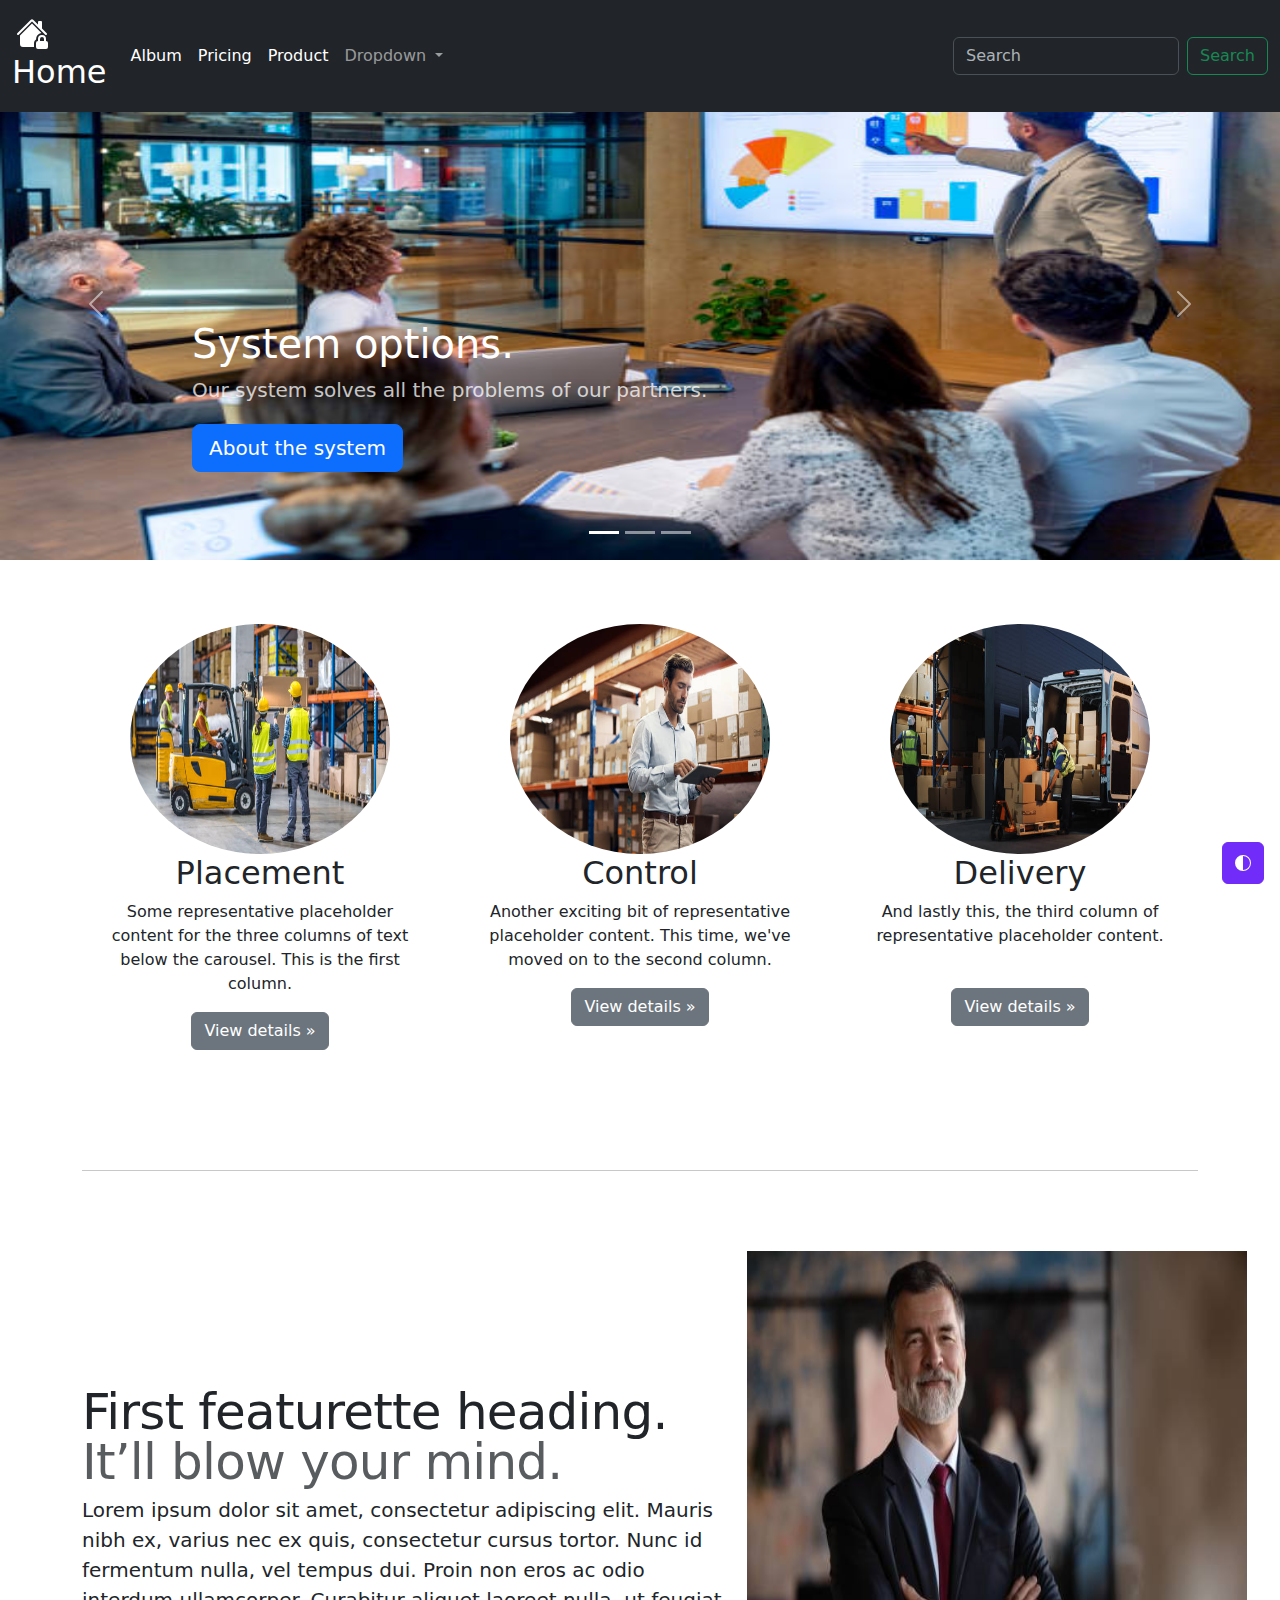
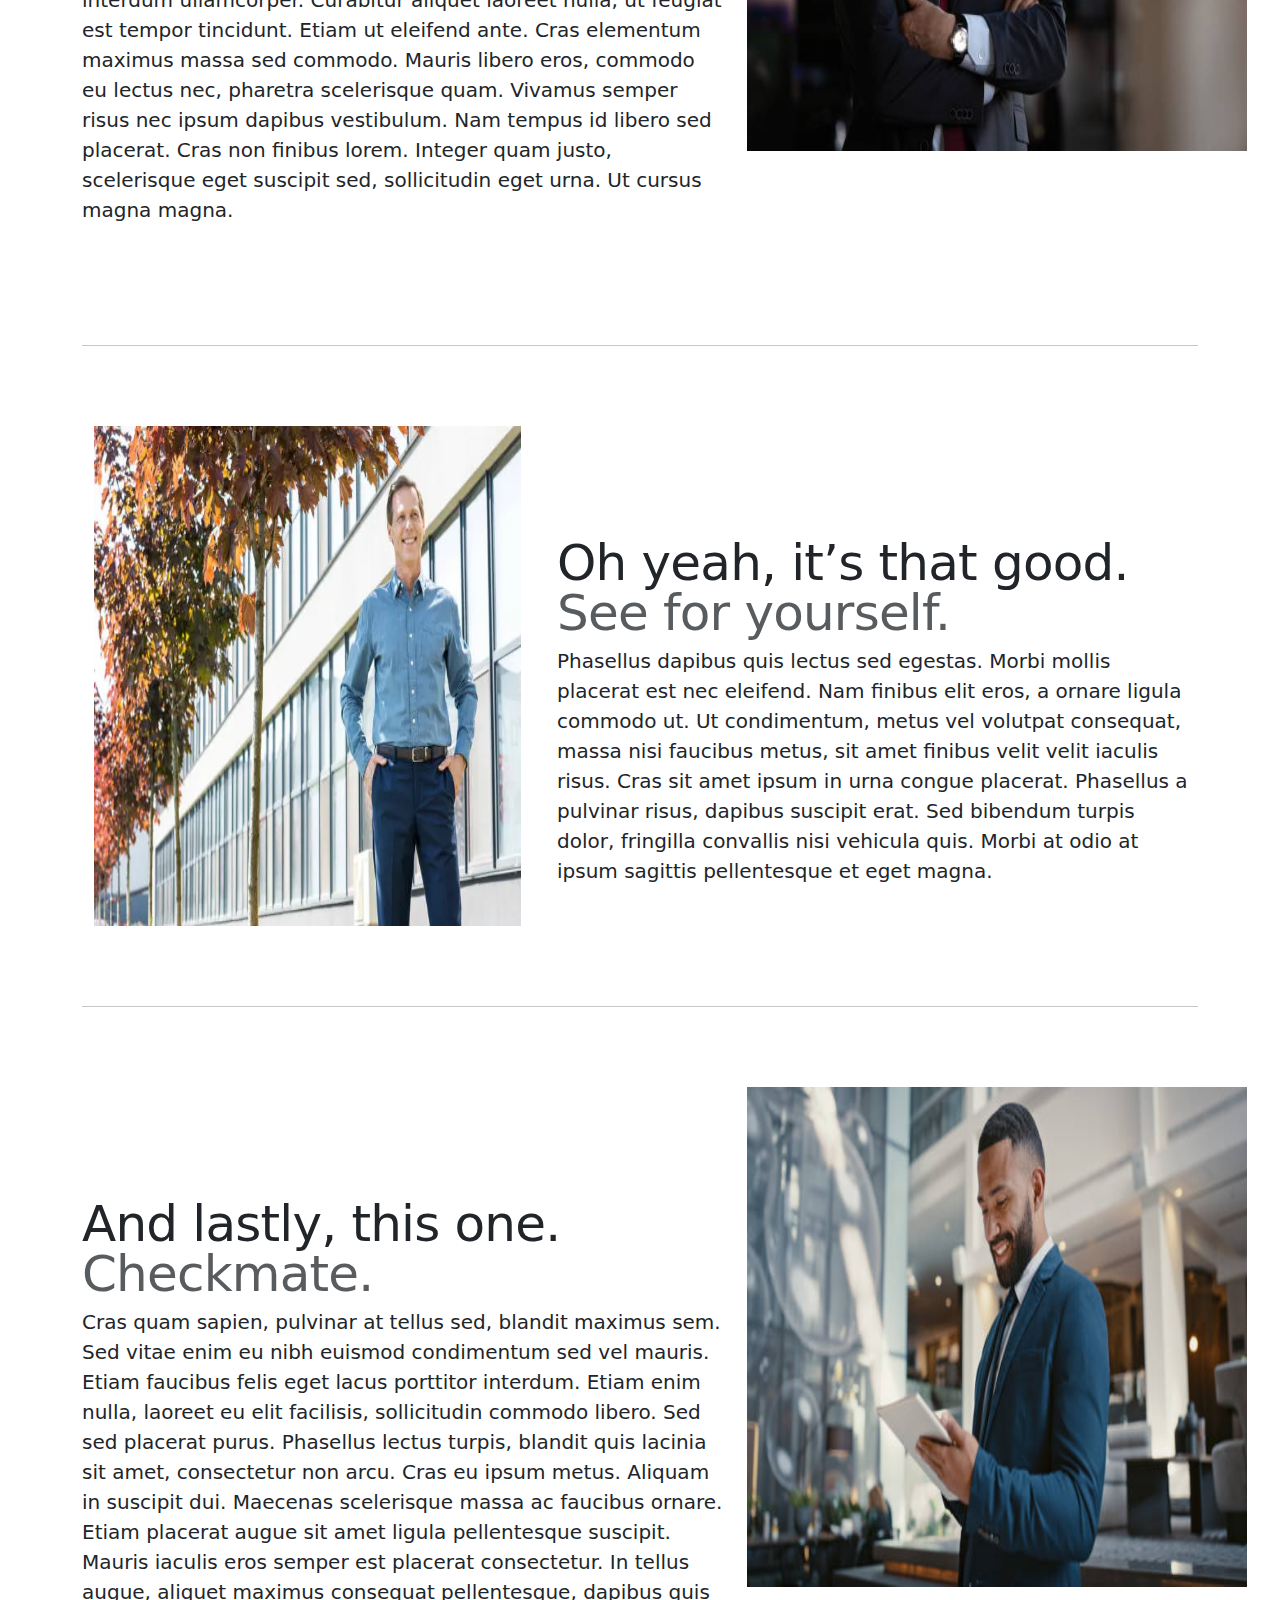
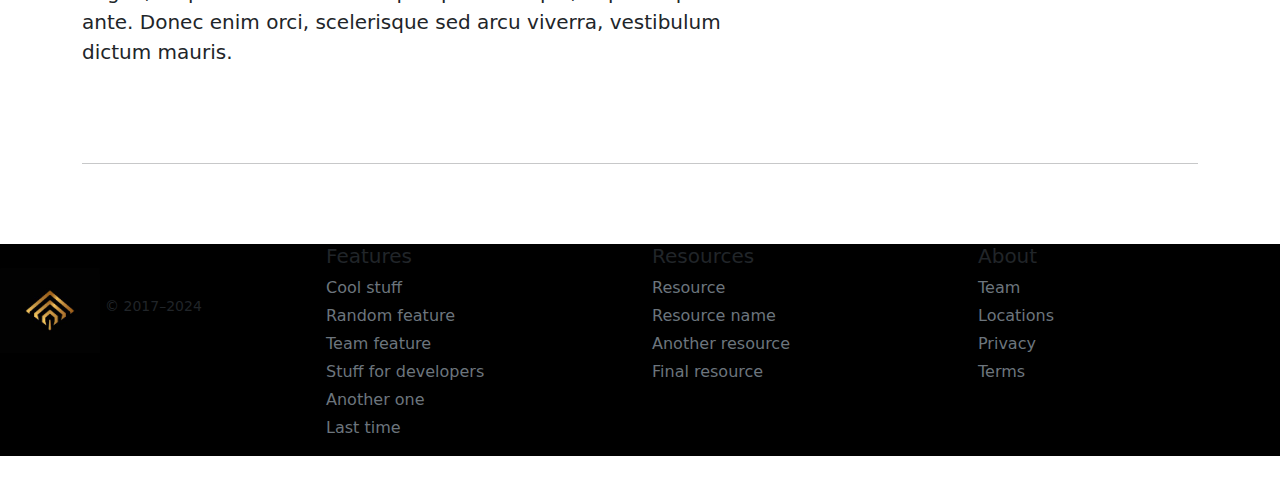
<file: index.html>
<!DOCTYPE html>
<html lang="en">
<head>
    <meta charset="UTF-8">
    <meta name="viewport" content="width=device-width, initial-scale=1.0">
    <title>Project learn</title>

    <!-- Bootstrap Link'lari ulangan 😎 -->
    <link href="https://cdn.jsdelivr.net/npm/bootstrap@5.3.3/dist/css/bootstrap.min.css" rel="stylesheet" integrity="sha384-QWTKZyjpPEjISv5WaRU9OFeRpok6YctnYmDr5pNlyT2bRjXh0JMhjY6hW+ALEwIH" crossorigin="anonymous">
    <script src="https://cdn.jsdelivr.net/npm/bootstrap@5.3.3/dist/js/bootstrap.bundle.min.js" integrity="sha384-YvpcrYf0tY3lHB60NNkmXc5s9fDVZLESaAA55NDzOxhy9GkcIdslK1eN7N6jIeHz" crossorigin="anonymous"></script>
    <!-- Bootstrap Link'lari ulangan 😎 -->

    <!-- Css link'lari ulangan 🌸 --> 
    <link rel="stylesheet" href="css/coustum.css">
    <!-- Css link'lari ulangan 🌸 --> 
</head>
<body>
    <!--The beginning of the header part-->
    <header data-bs-theme="dark">
        <nav class="navbar navbar-expand-md navbar-dark fixed-top bg-dark">
          <div class="container-fluid">
            <a class="navbar-brand" href="#" aria-label="bootstrap"><svg xmlns="http://www.w3.org/2000/svg" width="40" height="32" fill="currentColor" class=" d-block my-1 bi bi-house-lock-fill" viewBox="0 0 16 16" role="img">
                <path d="M8.707 1.5a1 1 0 0 0-1.414 0L.646 8.146a.5.5 0 0 0 .708.708L8 2.207l6.646 6.647a.5.5 0 0 0 .708-.708L13 5.793V2.5a.5.5 0 0 0-.5-.5h-1a.5.5 0 0 0-.5.5v1.293z"/>
                <path d="m8 3.293 4.72 4.72a3 3 0 0 0-2.709 3.248A2 2 0 0 0 9 13v2H3.5A1.5 1.5 0 0 1 2 13.5V9.293z"/>
                <path d="M13 9a2 2 0 0 0-2 2v1a1 1 0 0 0-1 1v2a1 1 0 0 0 1 1h4a1 1 0 0 0 1-1v-2a1 1 0 0 0-1-1v-1a2 2 0 0 0-2-2m0 1a1 1 0 0 1 1 1v1h-2v-1a1 1 0 0 1 1-1"/>
              </svg><h2>Home</h2></a>
            <button class="navbar-toggler" type="button" data-bs-toggle="collapse" data-bs-target="#navbarCollapse" aria-controls="navbarCollapse" aria-expanded="false" aria-label="Toggle navigation">
              <span class="navbar-toggler-icon"></span>
            </button>
            <div class="collapse navbar-collapse" id="navbarCollapse">
            <ul class="navbar-nav me-auto mb-2 mb-md-0">
            <li class="nav-item">
                <a class="nav-link active" aria-current="page" href="/album.html">Album</a>
            </li>
            <li class="nav-item">
                <a class="nav-link active" aria-current="page" href="#">Pricing</a>
            </li>
            <li class="nav-item">
                <a class="nav-link active" aria-current="page" href="#">Product</a>
                </li>  
                <li class="nav-item dropdown">
                <a class="nav-link dropdown-toggle" href="#" role="button" data-bs-toggle="dropdown" aria-expanded="false">
                    Dropdown
                </a>
                <ul class="dropdown-menu">
                    <li><a class="dropdown-item" href="#">Action</a></li>
                    <li><a class="dropdown-item" href="#">Another action</a></li>
                    <li><hr class="dropdown-divider"></li>
                    <li><a class="dropdown-item" href="#">Something else here</a></li>
                </ul>
                </li>            
            </ul>
              <form class="d-flex" role="search">
                <input class="form-control me-2" type="search" placeholder="Search" aria-label="Search">
                <button class="btn btn-outline-success" type="submit">Search</button>
              </form>
            </div>
          </div>
        </nav>
      </header>
      <!--End of the header part-->

      <!--The beginning of the main part-->
      <main>
         <!--The beginning of the dark mode part-->
        <svg xmlns="http://www.w3.org/2000/svg" class="d-none">
            <symbol id="check2" viewBox="0 0 16 16">
              <path d="M13.854 3.646a.5.5 0 0 1 0 .708l-7 7a.5.5 0 0 1-.708 0l-3.5-3.5a.5.5 0 1 1 .708-.708L6.5 10.293l6.646-6.647a.5.5 0 0 1 .708 0z"/>
            </symbol>
            <symbol id="circle-half" viewBox="0 0 16 16">
              <path d="M8 15A7 7 0 1 0 8 1v14zm0 1A8 8 0 1 1 8 0a8 8 0 0 1 0 16z"/>
            </symbol>
            <symbol id="moon-stars-fill" viewBox="0 0 16 16">
              <path d="M6 .278a.768.768 0 0 1 .08.858 7.208 7.208 0 0 0-.878 3.46c0 4.021 3.278 7.277 7.318 7.277.527 0 1.04-.055 1.533-.16a.787.787 0 0 1 .81.316.733.733 0 0 1-.031.893A8.349 8.349 0 0 1 8.344 16C3.734 16 0 12.286 0 7.71 0 4.266 2.114 1.312 5.124.06A.752.752 0 0 1 6 .278z"/>
              <path d="M10.794 3.148a.217.217 0 0 1 .412 0l.387 1.162c.173.518.579.924 1.097 1.097l1.162.387a.217.217 0 0 1 0 .412l-1.162.387a1.734 1.734 0 0 0-1.097 1.097l-.387 1.162a.217.217 0 0 1-.412 0l-.387-1.162A1.734 1.734 0 0 0 9.31 6.593l-1.162-.387a.217.217 0 0 1 0-.412l1.162-.387a1.734 1.734 0 0 0 1.097-1.097l.387-1.162zM13.863.099a.145.145 0 0 1 .274 0l.258.774c.115.346.386.617.732.732l.774.258a.145.145 0 0 1 0 .274l-.774.258a1.156 1.156 0 0 0-.732.732l-.258.774a.145.145 0 0 1-.274 0l-.258-.774a1.156 1.156 0 0 0-.732-.732l-.774-.258a.145.145 0 0 1 0-.274l.774-.258c.346-.115.617-.386.732-.732L13.863.1z"/>
            </symbol>
            <symbol id="sun-fill" viewBox="0 0 16 16">
              <path d="M8 12a4 4 0 1 0 0-8 4 4 0 0 0 0 8zM8 0a.5.5 0 0 1 .5.5v2a.5.5 0 0 1-1 0v-2A.5.5 0 0 1 8 0zm0 13a.5.5 0 0 1 .5.5v2a.5.5 0 0 1-1 0v-2A.5.5 0 0 1 8 13zm8-5a.5.5 0 0 1-.5.5h-2a.5.5 0 0 1 0-1h2a.5.5 0 0 1 .5.5zM3 8a.5.5 0 0 1-.5.5h-2a.5.5 0 0 1 0-1h2A.5.5 0 0 1 3 8zm10.657-5.657a.5.5 0 0 1 0 .707l-1.414 1.415a.5.5 0 1 1-.707-.708l1.414-1.414a.5.5 0 0 1 .707 0zm-9.193 9.193a.5.5 0 0 1 0 .707L3.05 13.657a.5.5 0 0 1-.707-.707l1.414-1.414a.5.5 0 0 1 .707 0zm9.193 2.121a.5.5 0 0 1-.707 0l-1.414-1.414a.5.5 0 0 1 .707-.707l1.414 1.414a.5.5 0 0 1 0 .707zM4.464 4.465a.5.5 0 0 1-.707 0L2.343 3.05a.5.5 0 1 1 .707-.707l1.414 1.414a.5.5 0 0 1 0 .708z"/>
            </symbol>
          </svg>

       <!-- Background'ni Qora va Oq ranga uzgartirish 🧠 -->
          <div class="position-fixed bottom-0 end-0 mb-3 me-3 bd-mode-toggle">
            <button class="btn btn-bd-primary py-2 d-flex align-items-center darkmode"
                    id="bd-theme"
                    type="button"
                    aria-expanded="false"
                    data-bs-toggle="dropdown"
                    aria-label="Toggle theme (auto)">
              <svg class="bi my-1 theme-icon-active" width="1em" height="1em"><use href="#circle-half"></use></svg>
            </button>
        <!-- Background'ni Qora va Oq ranga uzgartirish 🧠 -->

          </div>
           <!--End of the dark mode part-->

            <!--The beginning of the carousel part-->
          <div id="myCarousel" class="carousel slide mb-6" data-bs-ride="carousel">
            <div class="carousel-indicators">
              <button type="button" data-bs-target="#myCarousel" data-bs-slide-to="0" class="active" aria-current="true" aria-label="Slide 1"></button>
              <button type="button" data-bs-target="#myCarousel" data-bs-slide-to="1" aria-label="Slide 2"></button>
              <button type="button" data-bs-target="#myCarousel" data-bs-slide-to="2" aria-label="Slide 3"></button>
            </div>
            <div class="carousel-inner">
              <div class="carousel-item active">
                <img class="bd-placeholder-img" width="100%" height="100%" aria-hidden="true" preserveAspectRatio="xMidYMid slice" focusable="false" src="/image/1.jpg" alt="image">
                <div class="container">
                  <div class="carousel-caption text-start">
                    <h1>System options.</h1>
                    <p class="opacity-75">Our system solves all the problems of our partners.</p>
                    <p><a class="btn btn-lg btn-primary" href="#">About the system</a></p>
                  </div>
                </div>
              </div>
              <div class="carousel-item">
                <img class="bd-placeholder-img" width="100%" height="100%" aria-hidden="true" preserveAspectRatio="xMidYMid slice" focusable="false" src="/image/2.jpg" alt="image">
                <div class="container">
                  <div class="carousel-caption">
                    <h1>Project scope.</h1>
                    <p>Our project covers more than a hundred countries, which is a huge investment coverage for many business owners.</p>
                    <p><a class="btn btn-lg btn-primary" href="#">Learn more</a></p>
                  </div>
                </div>
              </div>
              <div class="carousel-item">
                <img class="bd-placeholder-img" width="100%" height="100%" aria-hidden="true" preserveAspectRatio="xMidYMid slice" focusable="false" src="/image/3.jpg" alt="image">
                <div class="container">
                  <div class="carousel-caption text-end">
                    <h1>Administration.</h1>
                    <p>Our activities are standardized on the basis of worldwide legal laws.</p>
                    <p><a class="btn btn-lg btn-primary" href="#">Legal service</a></p>
                  </div>
                </div>
              </div>
            </div>
            <button class="carousel-control-prev" type="button" data-bs-target="#myCarousel" data-bs-slide="prev">
              <span class="carousel-control-prev-icon" aria-hidden="true"></span>
              <span class="visually-hidden">Previous</span>
            </button>
            <button class="carousel-control-next" type="button" data-bs-target="#myCarousel" data-bs-slide="next">
              <span class="carousel-control-next-icon" aria-hidden="true"></span>
              <span class="visually-hidden">Next</span>
            </button>
          </div>
           <!--End of the carousel part-->

            <!--The beginning of the round picture part-->
          <div class="container marketing">
            <div class="row">
              <div class="col-lg-4">
                <img src="/image/4.jpg" alt="Imagine" class="bd-placeholder-img rounded-circle" width="260" height="230" role="img" aria-label="Placeholder" preserveAspectRatio="xMidYMid slice" focusable="false"><title>Placeholder</title>
                <h2 class="fw-normal">Placement</h2>
                <p>Some representative placeholder content for the three columns of text below the carousel. This is the first column.</p>
                <p><a class="btn btn-secondary" href="#">View details &raquo;</a></p>
              </div><!-- /.col-lg-4 -->
              <div class="col-lg-4">
                <img src="/image/5.jpg" alt="Imagine" class="bd-placeholder-img rounded-circle" width="260" height="230" role="img" aria-label="Placeholder" preserveAspectRatio="xMidYMid slice" focusable="false"><title>Placeholder</title>
                <h2 class="fw-normal">Control</h2>
                <p>Another exciting bit of representative placeholder content. This time, we've moved on to the second column.</p>
                <p><a class="btn btn-secondary" href="#">View details &raquo;</a></p>
              </div><!-- /.col-lg-4 -->
              <div class="col-lg-4">
                <img src="/image/6.jpg" alt="Imagine" class="bd-placeholder-img rounded-circle" width="260" height="230" role="img" aria-label="Placeholder" preserveAspectRatio="xMidYMid slice" focusable="false"><title>Placeholder</title>
                <h2 class="fw-normal">Delivery</h2>
                <p>And lastly this, the third column of representative placeholder content.</p><br>
                <p><a class="btn btn-secondary" href="#">View details &raquo;</a></p>
              </div><!-- /.col-lg-4 -->
            </div><!-- /.row -->
           <!--End of the round picture part-->

             <!--The beginning of the comments part-->
              <hr class="featurette-divider">
                <div class="row featurette">
            <div class="col-md-7 mb-4 mt-4">
              <h2 class="featurette-heading fw-normal lh-1">First featurette heading. <span class="text-body-secondary">It’ll blow your mind.</span></h2>
              <p class="lead">Lorem ipsum dolor sit amet, consectetur adipiscing elit. Mauris nibh ex, varius nec ex quis, consectetur cursus tortor. Nunc id fermentum nulla, vel tempus dui. Proin non eros ac odio interdum ullamcorper. Curabitur aliquet laoreet nulla, ut feugiat est tempor tincidunt. Etiam ut eleifend ante. 
                Cras elementum maximus massa sed commodo. Mauris libero eros, commodo eu lectus nec, pharetra scelerisque quam. Vivamus semper risus nec ipsum dapibus vestibulum. Nam tempus id libero sed placerat. Cras non finibus lorem. Integer quam justo, scelerisque eget suscipit sed, sollicitudin eget urna. Ut cursus magna magna.</p>
            </div>
            <div class="col-md-5">
              <img src="/image/01.jpg" alt="Imagine" class="mx-auto" width="500px" height="500px">
            </div>
          </div>

          <hr class="featurette-divider">

          <div class="row featurette">
            <div class="col-md-7 order-md-2">
              <h2 class="featurette-heading fw-normal lh-1">Oh yeah, it’s that good. <span class="text-body-secondary">See for yourself.</span></h2>
              <p class="lead">Phasellus dapibus quis lectus sed egestas. Morbi mollis placerat est nec eleifend. Nam finibus elit eros, a ornare ligula commodo ut. Ut condimentum, metus vel volutpat consequat, massa nisi faucibus metus, sit amet finibus velit velit iaculis risus. Cras sit amet ipsum in urna congue placerat.
                Phasellus a pulvinar risus, dapibus suscipit erat. Sed bibendum turpis dolor, fringilla convallis nisi vehicula quis. Morbi at odio at ipsum sagittis pellentesque et eget magna.</p>
            </div>
            <div class="col-md-5 order-md-1">
              <img src="/image/02.webp" alt="Imagine" class="container-fluid mx-auto" width="500px" height="500px">
            </div>
          </div>

          <hr class="featurette-divider">

          <div class="row featurette">
            <div class="col-md-7">
              <h2 class="featurette-heading fw-normal lh-1">And lastly, this one. <span class="text-body-secondary">Checkmate.</span></h2>
              <p class="lead">Cras quam sapien, pulvinar at tellus sed, blandit maximus sem. Sed vitae enim eu nibh euismod condimentum sed vel mauris. Etiam faucibus felis eget lacus porttitor interdum. Etiam enim nulla, laoreet eu elit facilisis, sollicitudin commodo libero. Sed sed placerat purus. Phasellus lectus turpis, blandit quis lacinia sit amet, consectetur non arcu. Cras eu ipsum metus. Aliquam in suscipit dui. Maecenas scelerisque massa ac faucibus ornare. 
                Etiam placerat augue sit amet ligula pellentesque suscipit. Mauris iaculis eros semper est placerat consectetur. In tellus augue, aliquet maximus consequat pellentesque, dapibus quis ante. Donec enim orci, scelerisque sed arcu viverra, vestibulum dictum mauris.</p>
            </div>
            <div class="col-md-5">
              <img src="/image/04.jpg" alt="Imagine" class="mx-auto" width="500px" height="500px">
            </div>
          </div>

          <hr class="featurette-divider">
      </div><!-- /.container -->
       <!--End of the comments part-->
      </main>
      <!--End of the main part-->

      <!--The beginning of the footer part-->
      <footer class="pt-0 my-md-0 pt-md-0 bg-black">
          <div class="row">
            <div class="col-12 col-md">
            
              <img class="mb-3 mt-4" src="/image/gg.jpg" alt="Imagine" width="100" height="85">
              <small class="">&copy; 2017–2024</small>
            
          </div>
            <div class="col-6 col-md">
              <h5>Features</h5>
              <ul class="list-unstyled text-small">
                <li class="mb-1"><a class="link-secondary text-decoration-none" href="#">Cool stuff</a></li>
                <li class="mb-1"><a class="link-secondary text-decoration-none" href="#">Random feature</a></li>
                <li class="mb-1"><a class="link-secondary text-decoration-none" href="#">Team feature</a></li>
                <li class="mb-1"><a class="link-secondary text-decoration-none" href="#">Stuff for developers</a></li>
                <li class="mb-1"><a class="link-secondary text-decoration-none" href="#">Another one</a></li>
                <li class="mb-1"><a class="link-secondary text-decoration-none" href="#">Last time</a></li>
              </ul>
            </div>
            <div class="col-6 col-md">
              <h5>Resources</h5>
              <ul class="list-unstyled text-small">
                <li class="mb-1"><a class="link-secondary text-decoration-none" href="#">Resource</a></li>
                <li class="mb-1"><a class="link-secondary text-decoration-none" href="#">Resource name</a></li>
                <li class="mb-1"><a class="link-secondary text-decoration-none" href="#">Another resource</a></li>
                <li class="mb-1"><a class="link-secondary text-decoration-none" href="#">Final resource</a></li>
              </ul>
            </div>
            <div class="col-6 col-md">
              <h5>About</h5>
              <ul class="list-unstyled text-small">
                <li class="mb-1"><a class="link-secondary text-decoration-none" href="#">Team</a></li>
                <li class="mb-1"><a class="link-secondary text-decoration-none" href="#">Locations</a></li>
                <li class="mb-1"><a class="link-secondary text-decoration-none" href="#">Privacy</a></li>
                <li class="mb-1"><a class="link-secondary text-decoration-none" href="#">Terms</a></li>
              </ul>
            </div>
          </div>
        </footer>
        <!--End of the footer part-->
      <script src="js/Theme.js"></script>
      </body>
    </html>
</file>
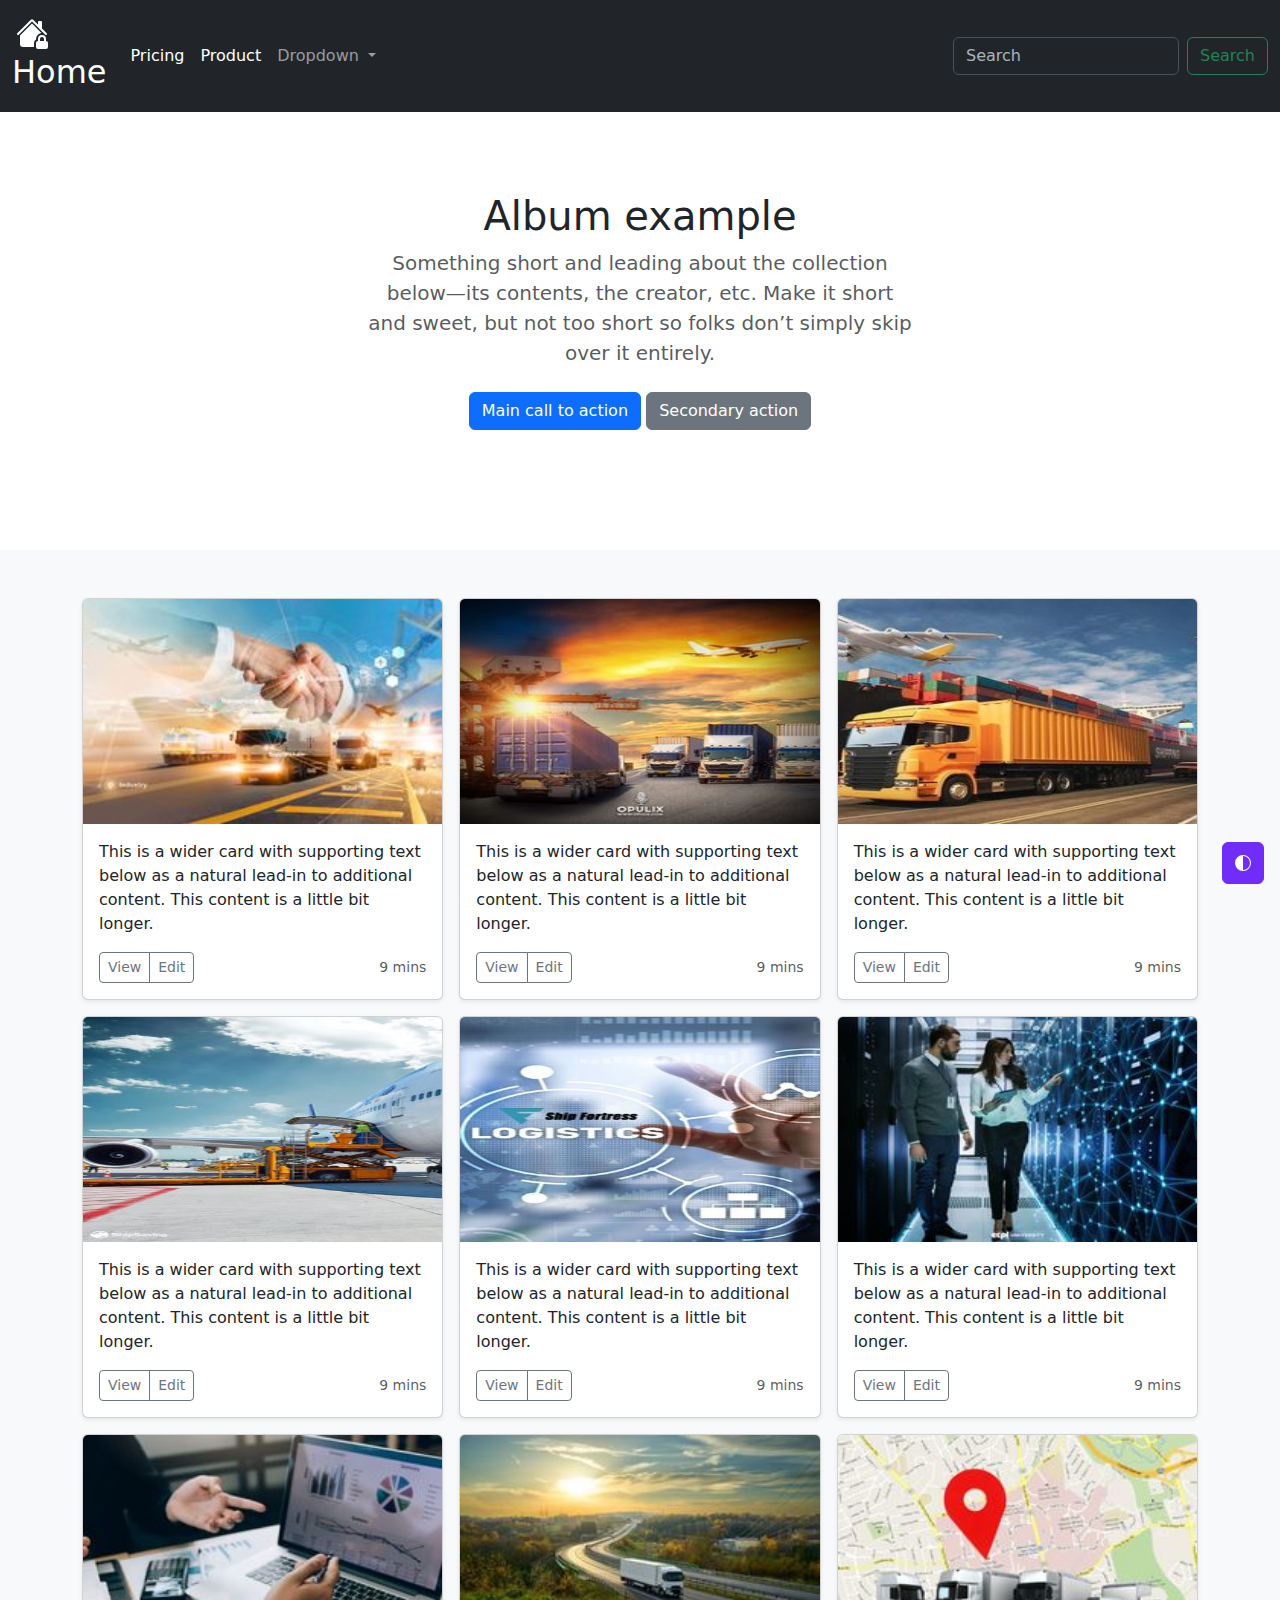
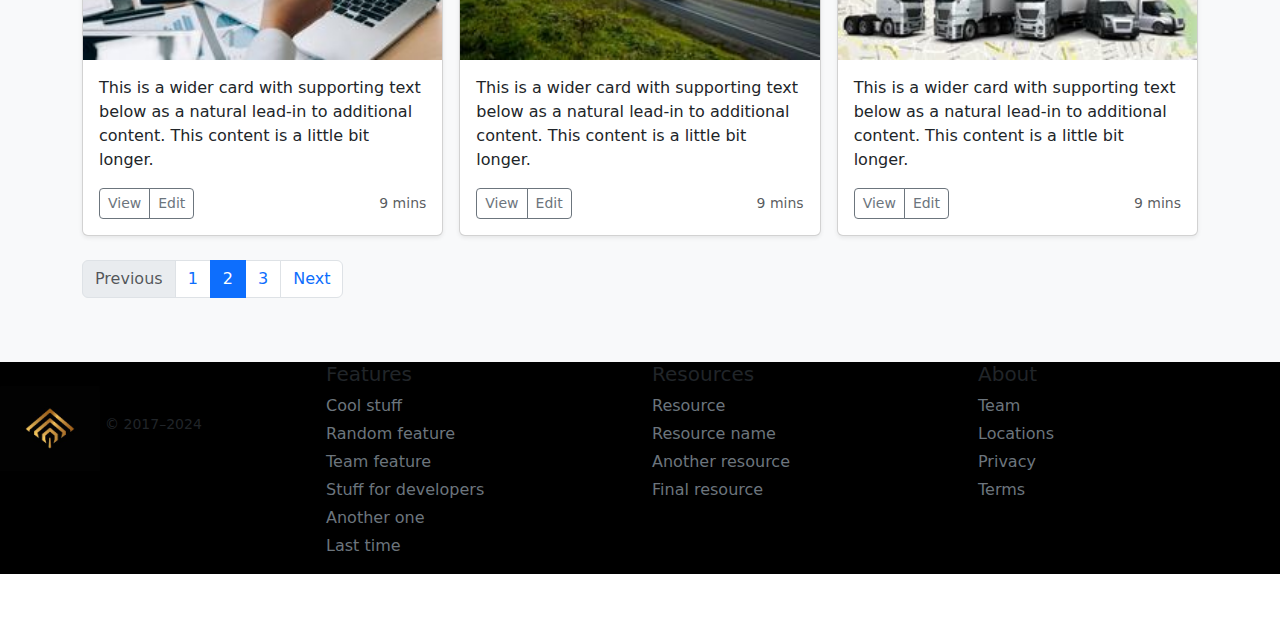
<file: album.html>
<!DOCTYPE html>
<html lang="en">
<head>
    <meta charset="UTF-8">
    <meta name="viewport" content="width=device-width, initial-scale=1.0">
    <title>Album</title>
      <!-- Bootstrap Link'lari ulangan 😎 -->
        <link href="https://cdn.jsdelivr.net/npm/bootstrap@5.3.3/dist/css/bootstrap.min.css" rel="stylesheet" integrity="sha384-QWTKZyjpPEjISv5WaRU9OFeRpok6YctnYmDr5pNlyT2bRjXh0JMhjY6hW+ALEwIH" crossorigin="anonymous">
        <script src="https://cdn.jsdelivr.net/npm/bootstrap@5.3.3/dist/js/bootstrap.bundle.min.js" integrity="sha384-YvpcrYf0tY3lHB60NNkmXc5s9fDVZLESaAA55NDzOxhy9GkcIdslK1eN7N6jIeHz" crossorigin="anonymous"></script>
      <!-- Bootstrap Link'lari ulangan 😎 -->
    
      <!-- Css link'lari ulangan 🌸 --> 
        <link rel="stylesheet" href="css/coustum.css">
      <!-- Css link'lari ulangan 🌸 --> 
</head>
<body>
     <!--The beginning of the header part-->
     <header data-bs-theme="dark">
      <nav class="navbar navbar-expand-md navbar-dark fixed-top bg-dark">
        <div class="container-fluid">
          <a class="navbar-brand" href="index.html" aria-label="bootstrap"><svg xmlns="http://www.w3.org/2000/svg" width="40" height="32" fill="currentColor" class=" d-block my-1 bi bi-house-lock-fill" viewBox="0 0 16 16" role="img">
              <path d="M8.707 1.5a1 1 0 0 0-1.414 0L.646 8.146a.5.5 0 0 0 .708.708L8 2.207l6.646 6.647a.5.5 0 0 0 .708-.708L13 5.793V2.5a.5.5 0 0 0-.5-.5h-1a.5.5 0 0 0-.5.5v1.293z"/>
              <path d="m8 3.293 4.72 4.72a3 3 0 0 0-2.709 3.248A2 2 0 0 0 9 13v2H3.5A1.5 1.5 0 0 1 2 13.5V9.293z"/>
              <path d="M13 9a2 2 0 0 0-2 2v1a1 1 0 0 0-1 1v2a1 1 0 0 0 1 1h4a1 1 0 0 0 1-1v-2a1 1 0 0 0-1-1v-1a2 2 0 0 0-2-2m0 1a1 1 0 0 1 1 1v1h-2v-1a1 1 0 0 1 1-1"/>
            </svg><h2>Home</h2></a>
          <button class="navbar-toggler" type="button" data-bs-toggle="collapse" data-bs-target="#navbarCollapse" aria-controls="navbarCollapse" aria-expanded="false" aria-label="Toggle navigation">
            <span class="navbar-toggler-icon"></span>
          </button>
          <div class="collapse navbar-collapse" id="navbarCollapse">
          <ul class="navbar-nav me-auto mb-2 mb-md-0">
          <li class="nav-item">
              <a class="nav-link active" aria-current="page" href="#">Pricing</a>
          </li>
          <li class="nav-item">
              <a class="nav-link active" aria-current="page" href="#">Product</a>
              </li>  
              <li class="nav-item dropdown">
              <a class="nav-link dropdown-toggle" href="#" role="button" data-bs-toggle="dropdown" aria-expanded="false">
                  Dropdown
              </a>
              <ul class="dropdown-menu">
                  <li><a class="dropdown-item" href="#">Action</a></li>
                  <li><a class="dropdown-item" href="#">Another action</a></li>
                  <li><hr class="dropdown-divider"></li>
                  <li><a class="dropdown-item" href="#">Something else here</a></li>
              </ul>
              </li>            
          </ul>
            <form class="d-flex" role="search">
              <input class="form-control me-2" type="search" placeholder="Search" aria-label="Search">
              <button class="btn btn-outline-success" type="submit">Search</button>
            </form>
          </div>
        </div>
      </nav>
      </header>
      <!--End of the header part-->

       <!--The beginning of the main part-->
      <main>
        <!--The beginning of the dark mode part-->
        <svg xmlns="http://www.w3.org/2000/svg" class="d-none">
          <symbol id="check2" viewBox="0 0 16 16">
            <path d="M13.854 3.646a.5.5 0 0 1 0 .708l-7 7a.5.5 0 0 1-.708 0l-3.5-3.5a.5.5 0 1 1 .708-.708L6.5 10.293l6.646-6.647a.5.5 0 0 1 .708 0z"/>
          </symbol>
          <symbol id="circle-half" viewBox="0 0 16 16">
            <path d="M8 15A7 7 0 1 0 8 1v14zm0 1A8 8 0 1 1 8 0a8 8 0 0 1 0 16z"/>
          </symbol>
          <symbol id="moon-stars-fill" viewBox="0 0 16 16">
            <path d="M6 .278a.768.768 0 0 1 .08.858 7.208 7.208 0 0 0-.878 3.46c0 4.021 3.278 7.277 7.318 7.277.527 0 1.04-.055 1.533-.16a.787.787 0 0 1 .81.316.733.733 0 0 1-.031.893A8.349 8.349 0 0 1 8.344 16C3.734 16 0 12.286 0 7.71 0 4.266 2.114 1.312 5.124.06A.752.752 0 0 1 6 .278z"/>
            <path d="M10.794 3.148a.217.217 0 0 1 .412 0l.387 1.162c.173.518.579.924 1.097 1.097l1.162.387a.217.217 0 0 1 0 .412l-1.162.387a1.734 1.734 0 0 0-1.097 1.097l-.387 1.162a.217.217 0 0 1-.412 0l-.387-1.162A1.734 1.734 0 0 0 9.31 6.593l-1.162-.387a.217.217 0 0 1 0-.412l1.162-.387a1.734 1.734 0 0 0 1.097-1.097l.387-1.162zM13.863.099a.145.145 0 0 1 .274 0l.258.774c.115.346.386.617.732.732l.774.258a.145.145 0 0 1 0 .274l-.774.258a1.156 1.156 0 0 0-.732.732l-.258.774a.145.145 0 0 1-.274 0l-.258-.774a1.156 1.156 0 0 0-.732-.732l-.774-.258a.145.145 0 0 1 0-.274l.774-.258c.346-.115.617-.386.732-.732L13.863.1z"/>
          </symbol>
          <symbol id="sun-fill" viewBox="0 0 16 16">
            <path d="M8 12a4 4 0 1 0 0-8 4 4 0 0 0 0 8zM8 0a.5.5 0 0 1 .5.5v2a.5.5 0 0 1-1 0v-2A.5.5 0 0 1 8 0zm0 13a.5.5 0 0 1 .5.5v2a.5.5 0 0 1-1 0v-2A.5.5 0 0 1 8 13zm8-5a.5.5 0 0 1-.5.5h-2a.5.5 0 0 1 0-1h2a.5.5 0 0 1 .5.5zM3 8a.5.5 0 0 1-.5.5h-2a.5.5 0 0 1 0-1h2A.5.5 0 0 1 3 8zm10.657-5.657a.5.5 0 0 1 0 .707l-1.414 1.415a.5.5 0 1 1-.707-.708l1.414-1.414a.5.5 0 0 1 .707 0zm-9.193 9.193a.5.5 0 0 1 0 .707L3.05 13.657a.5.5 0 0 1-.707-.707l1.414-1.414a.5.5 0 0 1 .707 0zm9.193 2.121a.5.5 0 0 1-.707 0l-1.414-1.414a.5.5 0 0 1 .707-.707l1.414 1.414a.5.5 0 0 1 0 .707zM4.464 4.465a.5.5 0 0 1-.707 0L2.343 3.05a.5.5 0 1 1 .707-.707l1.414 1.414a.5.5 0 0 1 0 .708z"/>
          </symbol>
        </svg>      

    <!-- Bakcground'ni Qora va Oq ranga uzgartirish 🧠 -->
      <div class="dropdown position-fixed bottom-0 end-0 mb-3 me-3 bd-mode-toggle">
        <button class="btn btn-bd-primary py-2 d-flex align-items-center"
                id="bd-theme"
                type="button"
                aria-expanded="false"
                aria-label="Toggle theme (auto)">
          <svg class="bi my-1 theme-icon-active" width="1em" height="1em"><use href="#circle-half"></use></svg>
        </button>
      </div>
    <!-- Background'ni Qora va Oq ranga uzgartirish 🧠 -->

      <!--End of the dark mode part-->

       <!--The beginning of the album part-->
      <section class="py-5 text-center container">
        <div class="row py-lg-5 mt-5">
          <div class="col-lg-6 col-md-8 mx-auto">
            <h1 class="fw-light">Album example</h1>
            <p class="lead text-body-secondary">Something short and leading about the collection below—its contents, the creator, etc. Make it short and sweet, but not too short so folks don’t simply skip over it entirely.</p>
            <p>
              <a href="#" class="btn btn-primary my-2">Main call to action</a>
              <a href="#" class="btn btn-secondary my-2">Secondary action</a>
            </p>
          </div>
        </div>
      </section>
      <div class="album py-5 bg-body-tertiary">
        <div class="container">
         <div class="row row-cols-1 row-cols-sm-2 row-cols-md-3 g-3">
            <div class="col">
              <div class="card shadow-sm">
                <img src="/image/a1.jpg" alt="Imagine" class="bd-placeholder-img card-img-top" width="100%" height="225">
                <div class="card-body">
                  <p class="card-text">This is a wider card with supporting text below as a natural lead-in to additional content. This content is a little bit longer.</p>
                  <div class="d-flex justify-content-between align-items-center">
                    <div class="btn-group">
                      <button type="button" class="btn btn-sm btn-outline-secondary">View</button>
                      <button type="button" class="btn btn-sm btn-outline-secondary">Edit</button>
                    </div>
                    <small class="text-body-secondary">9 mins</small>
                  </div>
                </div>
              </div>
            </div>
            <div class="col">
              <div class="card shadow-sm">
                <img src="/image/a2.jpg" alt="Imagine" class="bd-placeholder-img card-img-top" width="100%" height="225">
                <div class="card-body">
                  <p class="card-text">This is a wider card with supporting text below as a natural lead-in to additional content. This content is a little bit longer.</p>
                  <div class="d-flex justify-content-between align-items-center">
                    <div class="btn-group">
                      <button type="button" class="btn btn-sm btn-outline-secondary">View</button>
                      <button type="button" class="btn btn-sm btn-outline-secondary">Edit</button>
                    </div>
                    <small class="text-body-secondary">9 mins</small>
                  </div>
                </div>
              </div>
            </div>
            <div class="col">
              <div class="card shadow-sm">
                <img src="/image/a3.jpg" alt="Imagine" class="bd-placeholder-img card-img-top" width="100%" height="225">
                <div class="card-body">
                  <p class="card-text">This is a wider card with supporting text below as a natural lead-in to additional content. This content is a little bit longer.</p>
                  <div class="d-flex justify-content-between align-items-center">
                    <div class="btn-group">
                      <button type="button" class="btn btn-sm btn-outline-secondary">View</button>
                      <button type="button" class="btn btn-sm btn-outline-secondary">Edit</button>
                    </div>
                    <small class="text-body-secondary">9 mins</small>
                  </div>
                </div>
              </div>
            </div>
           <div class="col">
              <div class="card shadow-sm">
                <img src="/image/a4.jpg" alt="Imagine" class="bd-placeholder-img card-img-top" width="100%" height="225">
                <div class="card-body">
                  <p class="card-text">This is a wider card with supporting text below as a natural lead-in to additional content. This content is a little bit longer.</p>
                  <div class="d-flex justify-content-between align-items-center">
                    <div class="btn-group">
                      <button type="button" class="btn btn-sm btn-outline-secondary">View</button>
                      <button type="button" class="btn btn-sm btn-outline-secondary">Edit</button>
                    </div>
                    <small class="text-body-secondary">9 mins</small>
                  </div>
                </div>
              </div>
            </div>
            <div class="col">
              <div class="card shadow-sm">
                <img src="/image/a5.jpg" alt="Imagine" class="bd-placeholder-img card-img-top" width="100%" height="225">
                <div class="card-body">
                  <p class="card-text">This is a wider card with supporting text below as a natural lead-in to additional content. This content is a little bit longer.</p>
                  <div class="d-flex justify-content-between align-items-center">
                    <div class="btn-group">
                      <button type="button" class="btn btn-sm btn-outline-secondary">View</button>
                      <button type="button" class="btn btn-sm btn-outline-secondary">Edit</button>
                    </div>
                    <small class="text-body-secondary">9 mins</small>
                  </div>
                </div>
              </div>
            </div>
            <div class="col">
              <div class="card shadow-sm">
                <img src="/image/a6.jpg" alt="Imagine" class="bd-placeholder-img card-img-top" width="100%" height="225">
                <div class="card-body">
                  <p class="card-text">This is a wider card with supporting text below as a natural lead-in to additional content. This content is a little bit longer.</p>
                  <div class="d-flex justify-content-between align-items-center">
                    <div class="btn-group">
                      <button type="button" class="btn btn-sm btn-outline-secondary">View</button>
                      <button type="button" class="btn btn-sm btn-outline-secondary">Edit</button>
                    </div>
                    <small class="text-body-secondary">9 mins</small>
                  </div>
                </div>
              </div>
            </div>
           <div class="col">
              <div class="card shadow-sm">
                <img src="/image/a7.jpg" alt="Imagine" class="bd-placeholder-img card-img-top" width="100%" height="225">
                <div class="card-body">
                  <p class="card-text">This is a wider card with supporting text below as a natural lead-in to additional content. This content is a little bit longer.</p>
                  <div class="d-flex justify-content-between align-items-center">
                    <div class="btn-group">
                      <button type="button" class="btn btn-sm btn-outline-secondary">View</button>
                      <button type="button" class="btn btn-sm btn-outline-secondary">Edit</button>
                    </div>
                    <small class="text-body-secondary">9 mins</small>
                  </div>
                </div>
              </div>
            </div>
            <div class="col">
              <div class="card shadow-sm">
                <img src="/image/a8.jpg" alt="Imagine" class="bd-placeholder-img card-img-top" width="100%" height="225">
                <div class="card-body">
                  <p class="card-text">This is a wider card with supporting text below as a natural lead-in to additional content. This content is a little bit longer.</p>
                  <div class="d-flex justify-content-between align-items-center">
                    <div class="btn-group">
                      <button type="button" class="btn btn-sm btn-outline-secondary">View</button>
                      <button type="button" class="btn btn-sm btn-outline-secondary">Edit</button>
                    </div>
                    <small class="text-body-secondary">9 mins</small>
                  </div>
                </div>
              </div>
            </div>
            <div class="col">
              <div class="card shadow-sm">
                <img src="/image/a9.jpg" alt="Imagine" class="bd-placeholder-img card-img-top" width="100%" height="225">
                <div class="card-body">
                  <p class="card-text">This is a wider card with supporting text below as a natural lead-in to additional content. This content is a little bit longer.</p>
                  <div class="d-flex justify-content-between align-items-center">
                    <div class="btn-group">
                      <button type="button" class="btn btn-sm btn-outline-secondary">View</button>
                      <button type="button" class="btn btn-sm btn-outline-secondary">Edit</button>
                    </div>
                    <small class="text-body-secondary">9 mins</small>
                  </div>
                </div>
               </div>
            </div>
          </div>
          <nav aria-label="..."><br>
            <ul class="pagination">
              <li class="page-item disabled">
                <a class="page-link">Previous</a>
              </li>
              <li class="page-item"><a class="page-link" href="#">1</a></li>
              <li class="page-item active" aria-current="page">
                <a class="page-link" href="#">2</a>
              </li>
              <li class="page-item"><a class="page-link" href="#">3</a></li>
              <li class="page-item">
                <a class="page-link" href="#">Next</a>
              </li>
            </ul>
          </nav>
        </div>
      </div>
       <!--End of the album part-->
      </main>
      <!--End of the main part-->

      <!--The beginning of the footer part-->
      <footer class="pt-0 my-md-0 pt-md-0  bg-black">
        <div class="row">
          <div class="col-12 col-md">
           <img class="mb-3 mt-4" src="/image/gg.jpg" alt="Imagine" width="100" height="85">
            <small class="">&copy; 2017–2024</small>
          </div>
           <div class="col-6 col-md">
            <h5>Features</h5>
            <ul class="list-unstyled text-small">
              <li class="mb-1"><a class="link-secondary text-decoration-none" href="#">Cool stuff</a></li>
              <li class="mb-1"><a class="link-secondary text-decoration-none" href="#">Random feature</a></li>
              <li class="mb-1"><a class="link-secondary text-decoration-none" href="#">Team feature</a></li>
              <li class="mb-1"><a class="link-secondary text-decoration-none" href="#">Stuff for developers</a></li>
              <li class="mb-1"><a class="link-secondary text-decoration-none" href="#">Another one</a></li>
              <li class="mb-1"><a class="link-secondary text-decoration-none" href="#">Last time</a></li>
            </ul>
          </div>
          <div class="col-6 col-md">
            <h5>Resources</h5>
            <ul class="list-unstyled text-small">
              <li class="mb-1"><a class="link-secondary text-decoration-none" href="#">Resource</a></li>
              <li class="mb-1"><a class="link-secondary text-decoration-none" href="#">Resource name</a></li>
              <li class="mb-1"><a class="link-secondary text-decoration-none" href="#">Another resource</a></li>
              <li class="mb-1"><a class="link-secondary text-decoration-none" href="#">Final resource</a></li>
            </ul>
          </div>
          <div class="col-6 col-md">
            <h5>About</h5>
            <ul class="list-unstyled text-small">
              <li class="mb-1"><a class="link-secondary text-decoration-none" href="#">Team</a></li>
              <li class="mb-1"><a class="link-secondary text-decoration-none" href="#">Locations</a></li>
              <li class="mb-1"><a class="link-secondary text-decoration-none" href="#">Privacy</a></li>
              <li class="mb-1"><a class="link-secondary text-decoration-none" href="#">Terms</a></li>
            </ul>
          </div>
        </div>
      </footer>
      <!--End of the footer part-->

    
</body>
</html>
</file>
<file: css/coustum.css>
body {
  transition: all .3s;
}

.bg-dark-mode {
  background-color: #111;
  color: #fff;
}

.bg-dark-mode span {
  color: #fff !important;
}

.bd-placeholder-img {
    font-size: 1.125rem;
    text-anchor: middle;
    -webkit-user-select: none;
    -moz-user-select: none;
    user-select: none;
  }

  @media (min-width: 768px) {
    .bd-placeholder-img-lg {
      font-size: 3.5rem;
    }
  }

  .b-example-divider {
    width: 100%;
    height: 3rem;
    background-color: rgba(0, 0, 0, .1);
    border: solid rgba(0, 0, 0, .15);
    border-width: 1px 0;
    box-shadow: inset 0 .5em 1.5em rgba(0, 0, 0, .1), inset 0 .125em .5em rgba(0, 0, 0, .15);
  }

  .b-example-vr {
    flex-shrink: 0;
    width: 1.5rem;
    height: 100vh;
  }

  .bi {
    vertical-align: -.125em;
    fill: currentColor;
  }

  .nav-scroller {
    position: relative;
    z-index: 2;
    height: 2.75rem;
    overflow-y: hidden;
  }

  .nav-scroller .nav {
    display: flex;
    flex-wrap: nowrap;
    padding-bottom: 1rem;
    margin-top: -1px;
    overflow-x: auto;
    text-align: center;
    white-space: nowrap;
    -webkit-overflow-scrolling: touch;
  }

  .btn-bd-primary {
    --bd-violet-bg: #712cf9;
    --bd-violet-rgb: 112.520718, 44.062154, 249.437846;

    --bs-btn-font-weight: 600;
    --bs-btn-color: var(--bs-white);
    --bs-btn-bg: var(--bd-violet-bg);
    --bs-btn-border-color: var(--bd-violet-bg);
    --bs-btn-hover-color: var(--bs-white);
    --bs-btn-hover-bg: #6528e0;
    --bs-btn-hover-border-color: #6528e0;
    --bs-btn-focus-shadow-rgb: var(--bd-violet-rgb);
    --bs-btn-active-color: var(--bs-btn-hover-color);
    --bs-btn-active-bg: #5a23c8;
    --bs-btn-active-border-color: #5a23c8;
  }

  .bd-mode-toggle {
    z-index: 1500;
  }

  .bd-mode-toggle .dropdown-menu .active .bi {
    display: block !important;
  }

  /* GLOBAL STYLES
-------------------------------------------------- */
/* Padding below the footer and lighter body text */

body {
    padding-top: 3rem;
    padding-bottom: 3rem;
    color: rgb(var(--bs-tertiary-color-rgb));
  }
  
  
  /* CUSTOMIZE THE CAROUSEL
  -------------------------------------------------- */
  
  /* Carousel base class */
  .carousel {
    margin-bottom: 4rem;
  }
  /* Since positioning the image, we need to help out the caption */
  .carousel-caption {
    bottom: 3rem;
    z-index: 10;
  }
  
  /* Declare heights because of positioning of img element */
  .carousel-item {
    height: 32rem;
  }
  
  
  /* MARKETING CONTENT
  -------------------------------------------------- */
  
  /* Center align the text within the three columns below the carousel */
  .marketing .col-lg-4 {
    margin-bottom: 1.5rem;
    text-align: center;
  }
  /* rtl:begin:ignore */
  .marketing .col-lg-4 p {
    margin-right: .75rem;
    margin-left: .75rem;
  }
  /* rtl:end:ignore */
  
  
  /* Featurettes
  ------------------------- */
  
  .featurette-divider {
    margin: 5rem 0; /* Space out the Bootstrap <hr> more */
  }
  
  /* Thin out the marketing headings */
  /* rtl:begin:remove */
  .featurette-heading {
    letter-spacing: -.05rem;
  }
  
  /* rtl:end:remove */
  
  /* RESPONSIVE CSS
  -------------------------------------------------- */
  
  @media (min-width: 40em) {
    /* Bump up size of carousel content */
    .carousel-caption p {
      margin-bottom: 1.25rem;
      font-size: 1.25rem;
      line-height: 1.4;
    }
  
    .featurette-heading {
      font-size: 50px;
    }
  }
  
  @media (min-width: 62em) {
    .featurette-heading {
      margin-top: 7rem;
    }
  }
</file>
